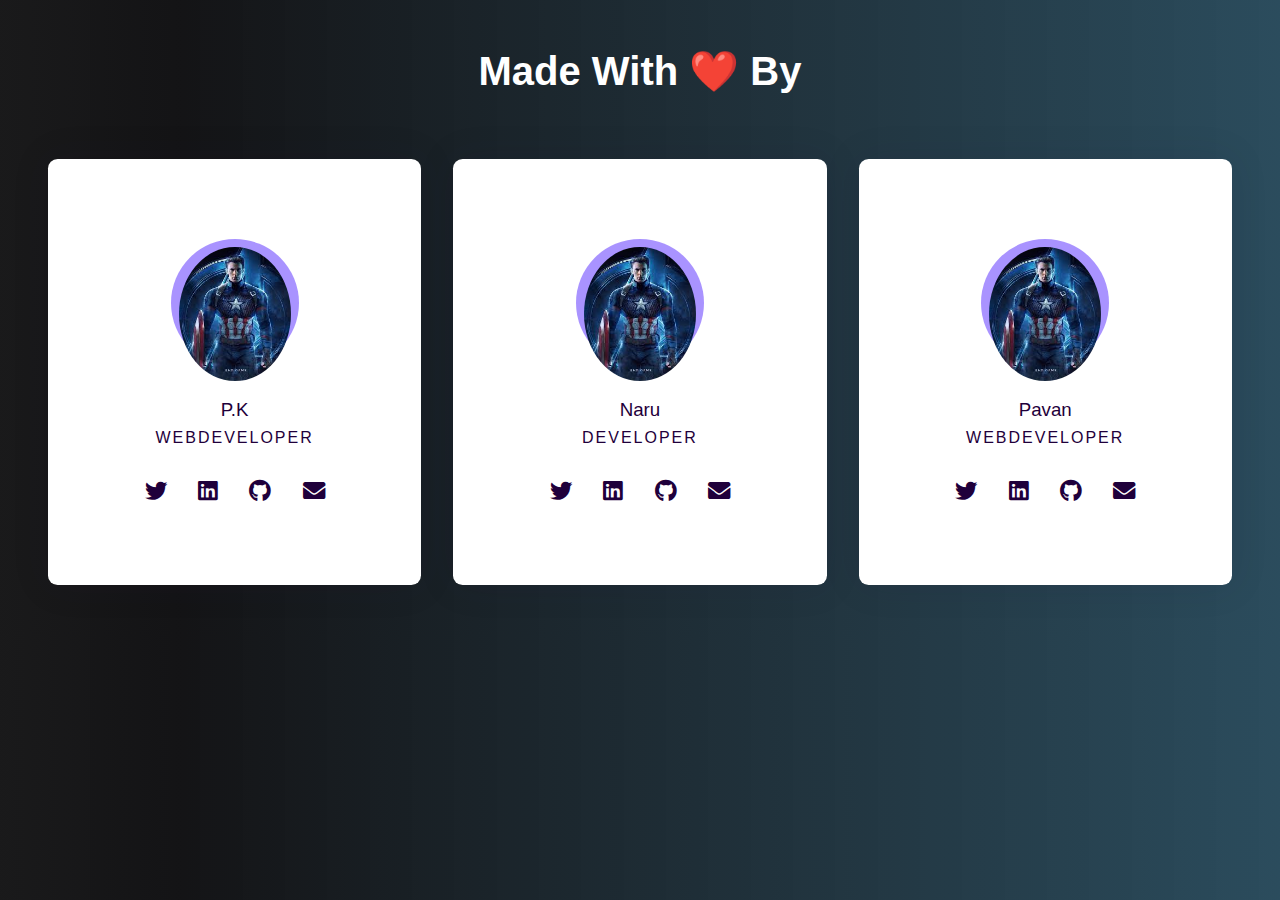
<file: Views/developers.html>
<!DOCTYPE html>
<html lang="en">
  <head>
    <meta name="viewport" content="width=device-width, initial-scale=1.0" />
    <title>Josh Website Developers</title>
    <!-- Font Awesome -->
    <link
      rel="stylesheet"
      href="https://cdnjs.cloudflare.com/ajax/libs/font-awesome/5.15.4/css/all.min.css"
    />
    <!-- Google Font -->
    <link
      href="https://fonts.googleapis.com/css2?family=Poppins:wght@300;500;600&display=swap"
      rel="stylesheet"
    />
    <!-- Stylesheet -->
    <link rel="stylesheet" href="../css/styleDev.css" />

  <!-- font -->
    <link href="https://fonts.googleapis.com/css2?family=Alex+Brush&family=Climate+Crisis&family=Poppins:wght@200&family=Roboto:ital,wght@0,300;1,300&family=Sacramento&family=Tilt+Neon&display=swap" rel="stylesheet">

  </head>
  <body>
    <section>
      <div class="row">
        <h1>Made With ❤️ By </h1>
      </div>
      <div class="row">
        <!-- Column 1-->
        <div class="column">
          <div class="card">
            <div class="img-container">
              <img src="../assets/organisers/America.jpg" />
            </div>
            <h3>P.K</h3>
            <p>WebDeveloper</p>
            <div class="icons">
              <a href="#">
                <i class="fab fa-twitter"></i>
              </a>
              <a href="#">
                <i class="fab fa-linkedin"></i>
              </a>
              <a href="#">
                <i class="fab fa-github"></i>
              </a>
              <a href="#">
                <i class="fas fa-envelope"></i>
              </a>
            </div>
          </div>
        </div>

        <!-- Column 2-->
        <div class="column">
          <div class="card">
            <div class="img-container">
              <img src="../assets/organisers/America.jpg" />
            </div>
            <h3>Naru</h3>
            <p>Developer</p>
            <div class="icons">
              <a href="#">
                <i class="fab fa-twitter"></i>
              </a>
              <a href="#">
                <i class="fab fa-linkedin"></i>
              </a>
              <a href="#">
                <i class="fab fa-github"></i>
              </a>
              <a href="#">
                <i class="fas fa-envelope"></i>
              </a>
            </div>
          </div>
        </div>
        <!-- Column 3-->
        <div class="column">
          <div class="card">
            <div class="img-container">
              <img src="../assets/organisers/America.jpg" />
            </div>
            <h3>Pavan</h3>
            <p>WebDeveloper</p>
            <div class="icons">
              <a href="#">
                <i class="fab fa-twitter"></i>
              </a>
              <a href="#">
                <i class="fab fa-linkedin"></i>
              </a>
              <a href="#">
                <i class="fab fa-github"></i>
              </a>
              <a href="#">
                <i class="fas fa-envelope"></i>
              </a>
            </div>
          </div>
        </div>
      </div>
    </section>
  </body>
</html>
</file>
<file: css/styleDev.css>
* {
    padding: 0;
    margin: 0;
    box-sizing: border-box;
    font-family: sans-serif;
  }

  body {
    background: rgb(23,23,24);
background: linear-gradient(90deg, rgba(23,23,24,0.9865196078431373) 0%, rgba(18,18,20,0.9921218487394958) 14%, rgba(17,54,73,0.891281512605042) 100%);
  }
  .row {
    display: flex;
    flex-wrap: wrap;
    padding: 2em 1em;
    text-align: center;
  }
  .column {
    width: 100%;
    padding: 0.5em 0;
  }
  
  


  h1 {
    width: 100%;
    text-align: center;
    font-size: 2.5em;
    color: white;
  }
  .card {
    box-shadow: 0 0 2.4em rgba(25, 0, 58, 0.1);
    padding: 3.5em 1em;
    border-radius: 0.6em;
    color: #1f003b;
    cursor: pointer;
    transition: 0.3s;
    background-color: #ffffff;
  }
  .card .img-container {
    width: 8em;
    height: 8em;
    background-color: #a993ff;
    padding: 0.5em;
    border-radius: 50%;
    margin: 0 auto 2em auto;
  }
  .card img {
    width: 100%;
    border-radius: 50%;
  }
  .card h3 {
    font-weight: 500;
  }
  .card p {
    font-weight: 300;
    text-transform: uppercase;
    margin: 0.5em 0 2em 0;
    letter-spacing: 2px;
  }
  .icons {
    width: 50%;
    min-width: 180px;
    margin: auto;
    display: flex;
    justify-content: space-between;
  }
  .card a {
    text-decoration: none;
    color: inherit;
    font-size: 1.4em;
  }
  .card:hover {
    background: linear-gradient(#6045ea, #8567f7);
    color: #ffffff;
  }
  .card:hover .img-container {
    transform: scale(1.15);
  }
  @media screen and (min-width: 768px) {
    section {
      padding: 1em 7em;
    }
  }
  @media screen and (min-width: 992px) {
    section {
      padding: 1em;
    }
    .card {
      padding: 5em 1em;
    }
    .column {
      flex: 0 0 33.33%;
      max-width: 33.33%;
      padding: 0 1em;
    }
  }
</file>
